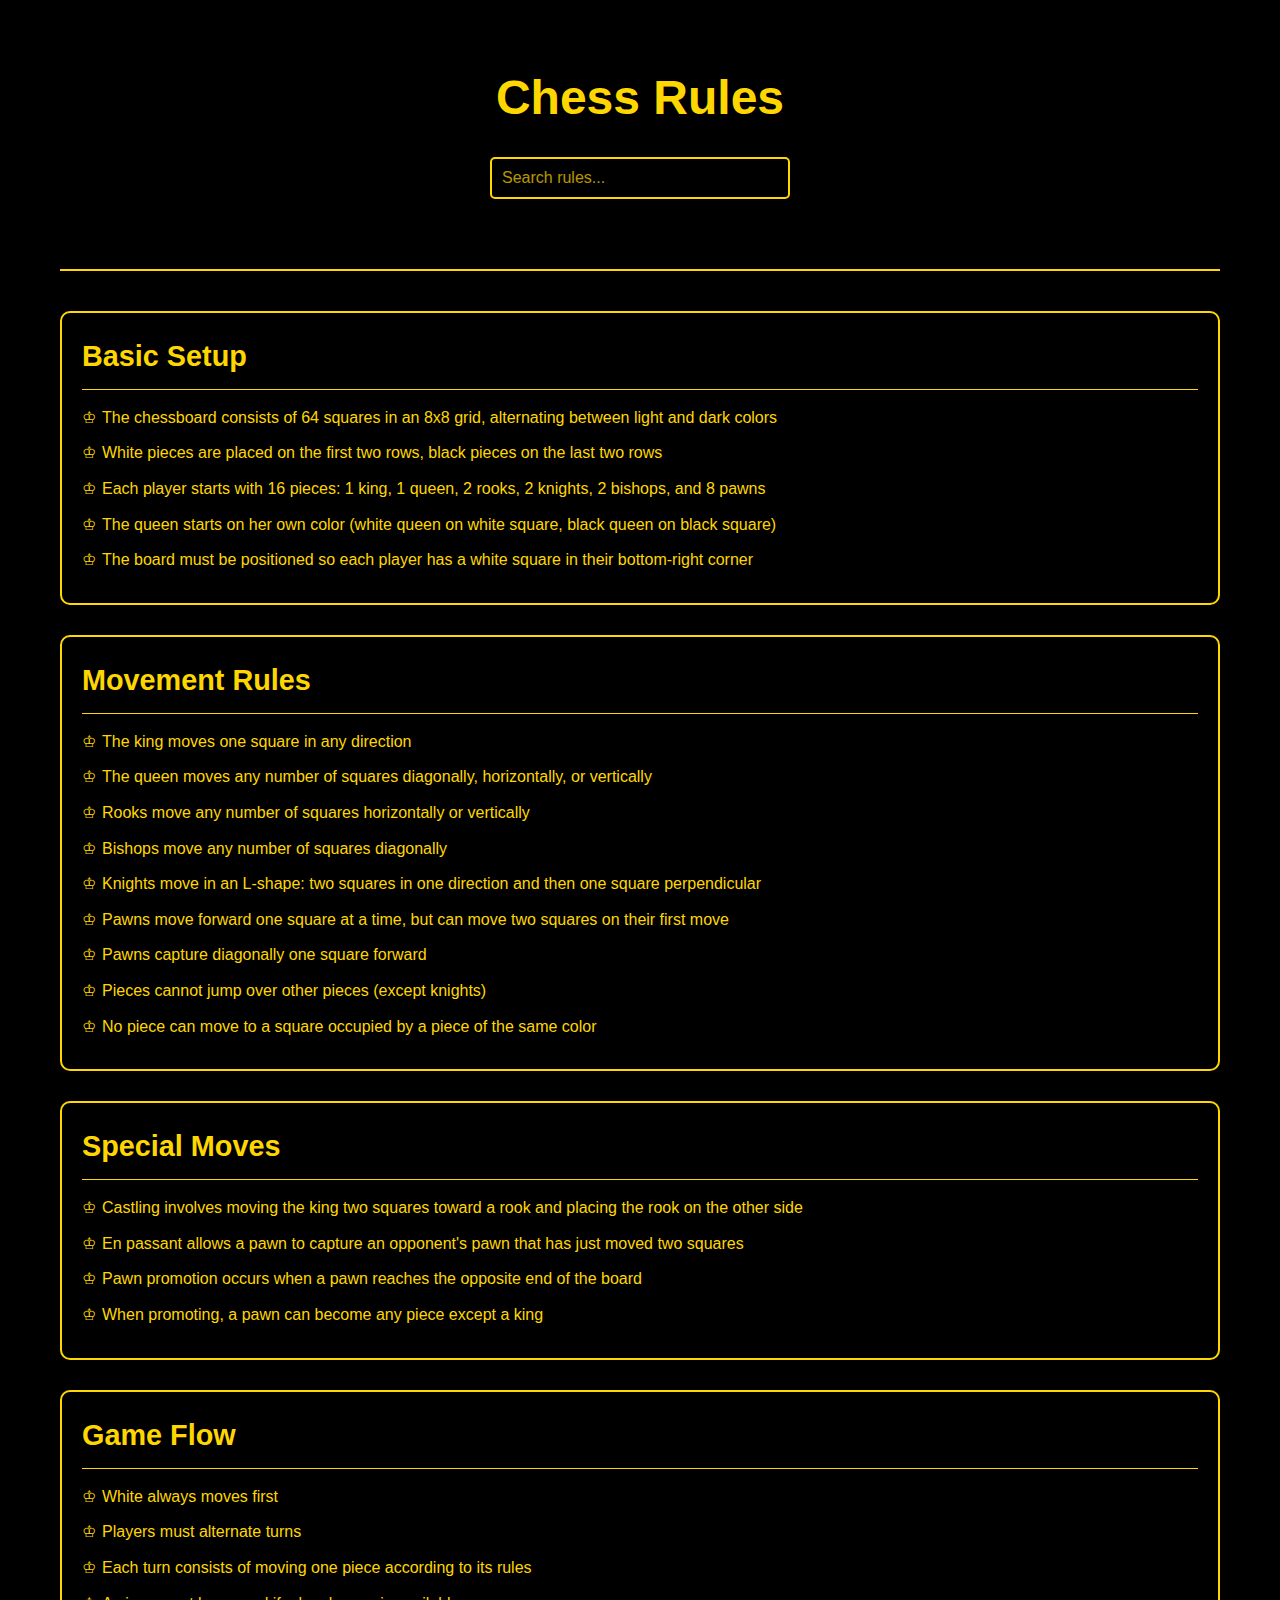
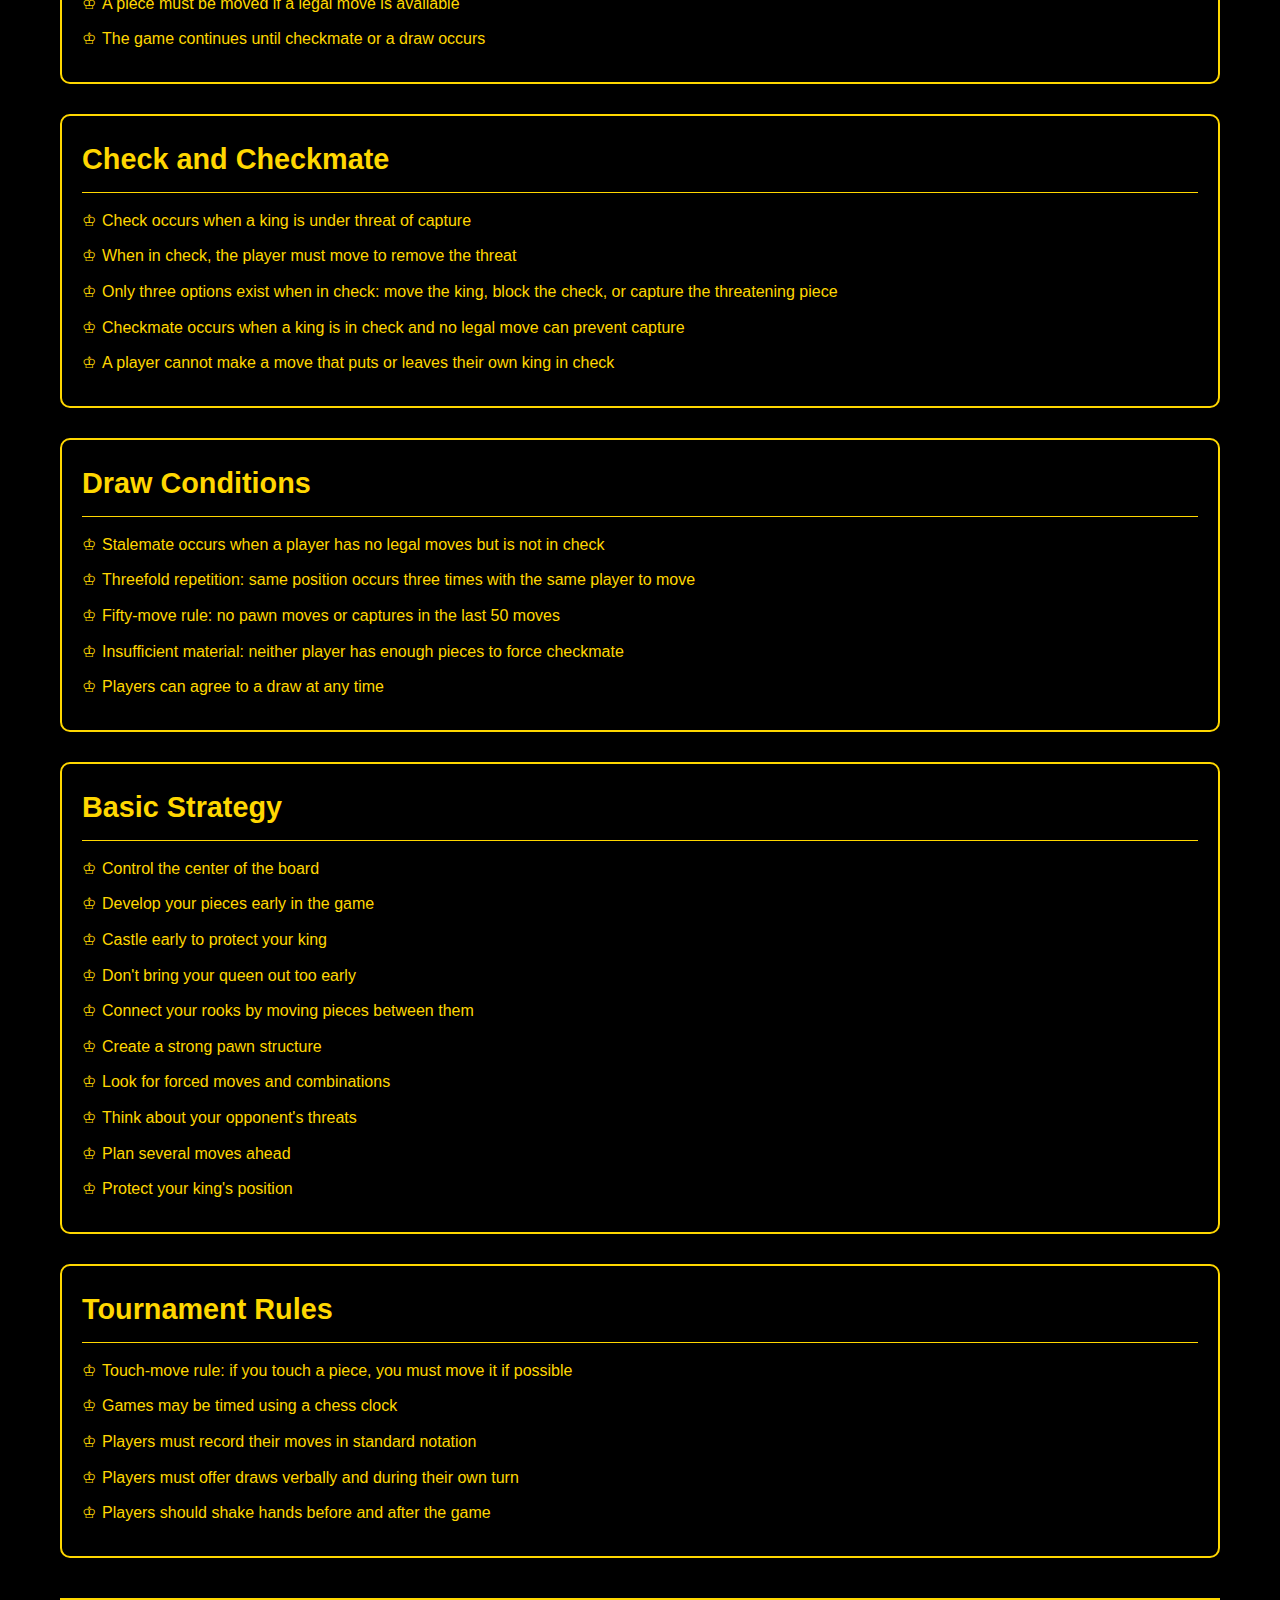
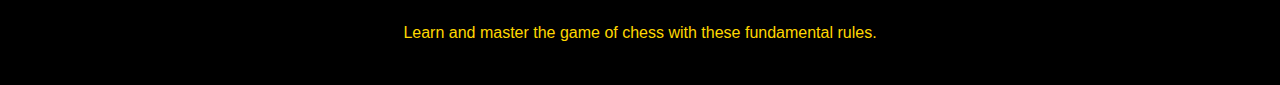
<file: rules.html>
<!DOCTYPE html>
<html lang="en">
<head>
    <meta charset="UTF-8">
    <meta name="viewport" content="width=device-width, initial-scale=1.0">
    <link rel="icon" type="image/svg+xml" href="data:image/svg+xml,%3Csvg xmlns='http://www.w3.org/2000/svg' width='64' height='64' fill='none' stroke='%23FFD700' stroke-width='2' stroke-linecap='round' stroke-linejoin='round' viewBox='0 0 24 24'%3E%3Cpath d='M2 4l3 12h14l3-12-6 7-4-7-4 7-6-7zm3 16h14'/%3E%3C/svg%3E">
    <title>ChessMaster</title>
    <style>
        * {
            margin: 0;
            padding: 0;
            box-sizing: border-box;
            font-family: 'Arial', sans-serif;
        }

        body {
            background-color: black;
            color: #FFD700;
            line-height: 1.6;
        }

        .container {
            max-width: 1200px;
            margin: 0 auto;
            padding: 20px;
        }

        header {
            text-align: center;
            padding: 40px 0;
            border-bottom: 2px solid #FFD700;
            margin-bottom: 40px;
        }

        h1 {
            font-size: 3em;
            margin-bottom: 20px;
        }

        .search-container {
            margin-bottom: 30px;
            text-align: center;
        }

        #searchInput {
            width: 300px;
            padding: 10px;
            font-size: 16px;
            border: 2px solid #FFD700;
            background: black;
            color: #FFD700;
            border-radius: 5px;
        }

        #searchInput::placeholder {
            color: #FFD700;
            opacity: 0.7;
        }

        .category {
            border: 2px solid #FFD700;
            margin-bottom: 30px;
            padding: 20px;
            border-radius: 10px;
            transition: transform 0.3s ease;
        }

        .category:hover {
            transform: translateY(-5px);
            box-shadow: 0 5px 15px rgba(255, 215, 0, 0.3);
        }

        h2 {
            color: #FFD700;
            margin-bottom: 15px;
            font-size: 1.8em;
            border-bottom: 1px solid #FFD700;
            padding-bottom: 10px;
        }

        ul {
            list-style: none;
        }

        li {
            margin-bottom: 10px;
            padding-left: 20px;
            position: relative;
        }

        li:before {
            content: "♔";
            position: absolute;
            left: 0;
            color: #FFD700;
        }

        footer {
            text-align: center;
            padding: 20px;
            border-top: 2px solid #FFD700;
            margin-top: 40px;
        }

        @media (max-width: 768px) {
            .container {
                padding: 10px;
            }
            
            #searchInput {
                width: 90%;
            }
            
            .category {
                margin-bottom: 20px;
            }
        }
    </style>
</head>
<body>
    <div class="container">
        <header>
            <h1>Chess Rules</h1>
            <div class="search-container">
                <input type="text" id="searchInput" placeholder="Search rules..." onkeyup="searchRules()">
            </div>
        </header>

        <div id="rulesContainer">
            <div class="category">
                <h2>Basic Setup</h2>
                <ul>
                    <li>The chessboard consists of 64 squares in an 8x8 grid, alternating between light and dark colors</li>
                    <li>White pieces are placed on the first two rows, black pieces on the last two rows</li>
                    <li>Each player starts with 16 pieces: 1 king, 1 queen, 2 rooks, 2 knights, 2 bishops, and 8 pawns</li>
                    <li>The queen starts on her own color (white queen on white square, black queen on black square)</li>
                    <li>The board must be positioned so each player has a white square in their bottom-right corner</li>
                </ul>
            </div>

            <div class="category">
                <h2>Movement Rules</h2>
                <ul>
                    <li>The king moves one square in any direction</li>
                    <li>The queen moves any number of squares diagonally, horizontally, or vertically</li>
                    <li>Rooks move any number of squares horizontally or vertically</li>
                    <li>Bishops move any number of squares diagonally</li>
                    <li>Knights move in an L-shape: two squares in one direction and then one square perpendicular</li>
                    <li>Pawns move forward one square at a time, but can move two squares on their first move</li>
                    <li>Pawns capture diagonally one square forward</li>
                    <li>Pieces cannot jump over other pieces (except knights)</li>
                    <li>No piece can move to a square occupied by a piece of the same color</li>
                </ul>
            </div>

            <div class="category">
                <h2>Special Moves</h2>
                <ul>
                    <li>Castling involves moving the king two squares toward a rook and placing the rook on the other side</li>
                    <li>En passant allows a pawn to capture an opponent's pawn that has just moved two squares</li>
                    <li>Pawn promotion occurs when a pawn reaches the opposite end of the board</li>
                    <li>When promoting, a pawn can become any piece except a king</li>
                </ul>
            </div>

            <div class="category">
                <h2>Game Flow</h2>
                <ul>
                    <li>White always moves first</li>
                    <li>Players must alternate turns</li>
                    <li>Each turn consists of moving one piece according to its rules</li>
                    <li>A piece must be moved if a legal move is available</li>
                    <li>The game continues until checkmate or a draw occurs</li>
                </ul>
            </div>

            <div class="category">
                <h2>Check and Checkmate</h2>
                <ul>
                    <li>Check occurs when a king is under threat of capture</li>
                    <li>When in check, the player must move to remove the threat</li>
                    <li>Only three options exist when in check: move the king, block the check, or capture the threatening piece</li>
                    <li>Checkmate occurs when a king is in check and no legal move can prevent capture</li>
                    <li>A player cannot make a move that puts or leaves their own king in check</li>
                </ul>
            </div>

            <div class="category">
                <h2>Draw Conditions</h2>
                <ul>
                    <li>Stalemate occurs when a player has no legal moves but is not in check</li>
                    <li>Threefold repetition: same position occurs three times with the same player to move</li>
                    <li>Fifty-move rule: no pawn moves or captures in the last 50 moves</li>
                    <li>Insufficient material: neither player has enough pieces to force checkmate</li>
                    <li>Players can agree to a draw at any time</li>
                </ul>
            </div>

            <div class="category">
                <h2>Basic Strategy</h2>
                <ul>
                    <li>Control the center of the board</li>
                    <li>Develop your pieces early in the game</li>
                    <li>Castle early to protect your king</li>
                    <li>Don't bring your queen out too early</li>
                    <li>Connect your rooks by moving pieces between them</li>
                    <li>Create a strong pawn structure</li>
                    <li>Look for forced moves and combinations</li>
                    <li>Think about your opponent's threats</li>
                    <li>Plan several moves ahead</li>
                    <li>Protect your king's position</li>
                </ul>
            </div>

            <div class="category">
                <h2>Tournament Rules</h2>
                <ul>
                    <li>Touch-move rule: if you touch a piece, you must move it if possible</li>
                    <li>Games may be timed using a chess clock</li>
                    <li>Players must record their moves in standard notation</li>
                    <li>Players must offer draws verbally and during their own turn</li>
                    <li>Players should shake hands before and after the game</li>
                </ul>
            </div>
        </div>

        <footer>
            <p>Learn and master the game of chess with these fundamental rules.</p>
        </footer>
    </div>

    <script>
        function searchRules() {
            const input = document.getElementById('searchInput');
            const filter = input.value.toLowerCase();
            const categories = document.getElementsByClassName('category');

            for (let category of categories) {
                const text = category.textContent.toLowerCase();
                category.style.display = text.includes(filter) ? '' : 'none';
            }
        }
    </script>
</body>
</html>
</file>
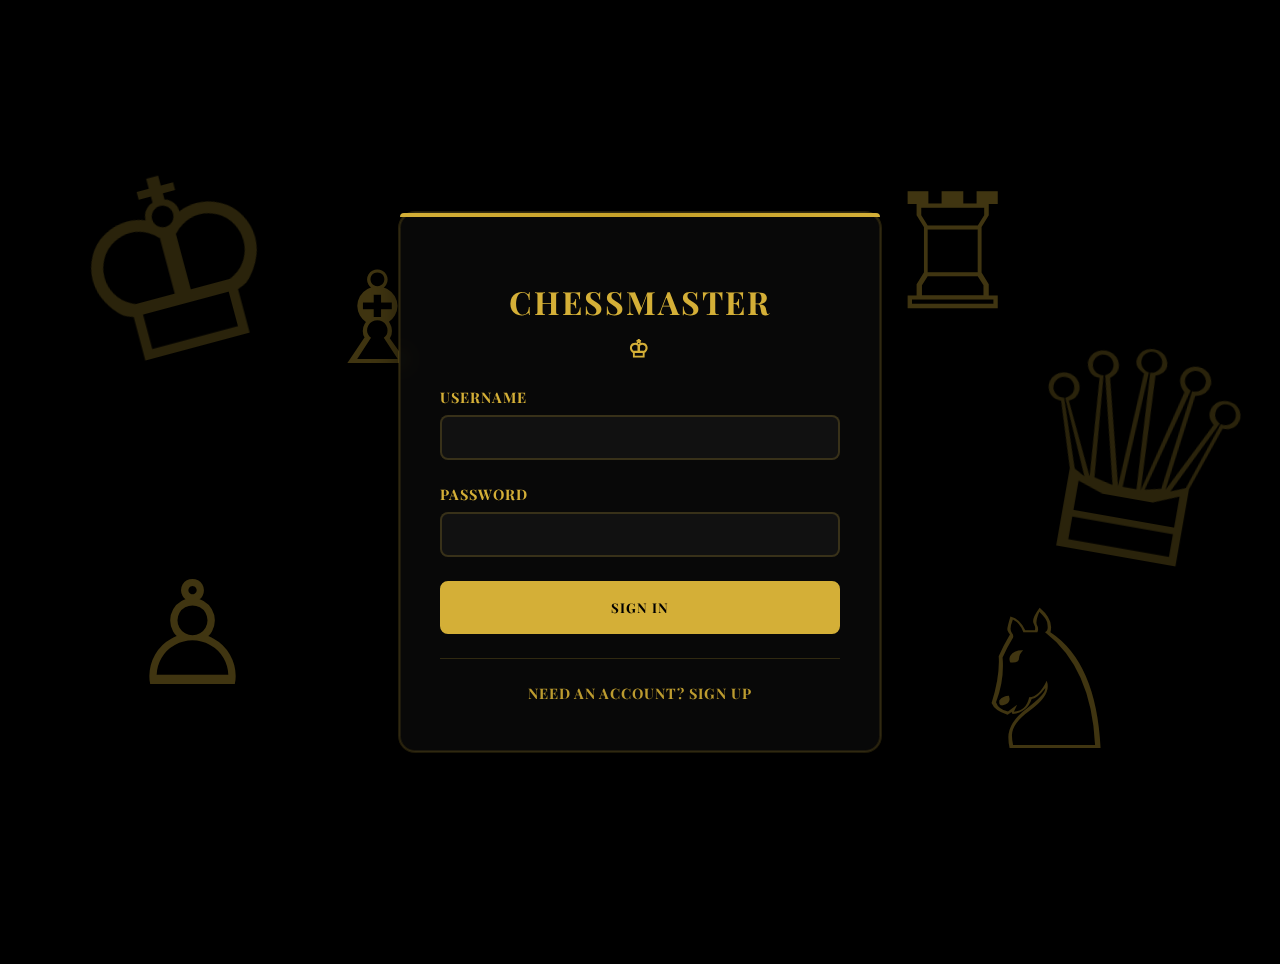
<file: signin.html>
<!DOCTYPE html>
<html lang="en">
<head>
    <meta charset="UTF-8">
    <meta name="viewport" content="width=device-width, initial-scale=1.0">
    <title>ChessMaster</title>
    <link rel="stylesheet" href="https://fonts.googleapis.com/css2?family=Playfair+Display:wght@400;700&display=swap">
    <link rel="stylesheet" href="signin.css">
    <link rel="icon" type="image/svg+xml" href="data:image/svg+xml,%3Csvg xmlns='http://www.w3.org/2000/svg' width='64' height='64' fill='none' stroke='%23FFD700' stroke-width='2' stroke-linecap='round' stroke-linejoin='round' viewBox='0 0 24 24'%3E%3Cpath d='M2 4l3 12h14l3-12-6 7-4-7-4 7-6-7zm3 16h14'/%3E%3C/svg%3E">
</head>
<body>
    <div class="chess-piece" style="top: 25%; left: 25%; font-size: 8rem;">♗</div>
    <div class="chess-piece" style="top: 60%; left: 75%; font-size: 12rem;">♘</div>
    <div class="chess-piece" style="top: 15%; right: 20%; font-size: 10rem;">♖</div>
    <div class="chess-piece" style="bottom: 20%; left: 10%; font-size: 9rem;">♙</div>
    
    <div class="container">
        <div id="loginForm">
            <h2>ChessMaster</h2>
            <form onsubmit="handleLogin(event)">
                <div class="form-group">
                    <label for="loginUsername">Username</label>
                    <input type="text" id="loginUsername" required>
                </div>
                <div class="form-group">
                    <label for="loginPassword">Password</label>
                    <input type="password" id="loginPassword" required>
                </div>
                <button type="submit">Sign in</button>
            </form>
            <div class="toggle-form">
                <button class="toggle-btn" onclick="toggleForm()">Need an account? Sign up</button>
            </div>
        </div>

        <div id="signupForm" style="display: none;">
            <h2>Join ChessMaster</h2>
            <form onsubmit="handleSignup(event)">
                <div class="form-group">
                    <label for="signupUsername">Username</label>
                    <input type="text" id="signupUsername" required>
                </div>
                <div class="form-group">
                    <label for="signupPassword">Password</label>
                    <input type="password" id="signupPassword" required>
                </div>
                <div class="form-group">
                    <label>Select Your Level</label>
                    <div class="rating-buttons">
                        <button type="button" class="rating-btn" onclick="selectRating(400, this)">
                            <span class="rating-icon">♟</span>
                            <span class="rating-label">Beginner</span>
                            <span class="rating-value">400</span>
                        </button>
                        <button type="button" class="rating-btn" onclick="selectRating(800, this)">
                            <span class="rating-icon">♞</span>
                            <span class="rating-label">Intermediate</span>
                            <span class="rating-value">800</span>
                        </button>
                        <button type="button" class="rating-btn" onclick="selectRating(1200, this)">
                            <span class="rating-icon">♝</span>
                            <span class="rating-label">Advanced</span>
                            <span class="rating-value">1200</span>
                        </button>
                        <button type="button" class="rating-btn" onclick="selectRating(1600, this)">
                            <span class="rating-icon">♛</span>
                            <span class="rating-label">Expert</span>
                            <span class="rating-value">1600</span>
                        </button>
                    </div>
                    <input type="hidden" id="selectedRating" name="rating" value="400">
                </div>
                <button type="submit">Sign up</button>
            </form>
            <div class="toggle-form">
                <button class="toggle-btn" onclick="toggleForm()">Already have an account? Sign in</button>
            </div>
        </div>
    </div>

    <div class="notifications-container" id="notificationsContainer"></div>
    <script src="signin.js"></script>
</body>
</html>
</file>
<file: signin.css>
body {
    font-family: 'Playfair Display', serif;
    background-color: black;
    margin: 0;
    display: flex;
    justify-content: center;
    align-items: center;
    min-height: 100vh;
    padding: 2rem 1rem;
    color: #e0e0e0;
    position: relative;
    overflow-y: auto;
    overflow-x: hidden;
}
body::before {
    content: '♔';
    position: fixed;
    top: 10%;
    left: 5%;
    font-size: 15rem;
    color: rgba(212, 175, 55, 0.2);
    transform: rotate(-15deg);
    z-index: -1;
}
body::after {
    content: '♕';
    position: fixed;
    bottom: 30%;
    right: 1%;
    font-size: 18rem;
    color: rgba(212, 175, 55, 0.2);
    transform: rotate(10deg);
    z-index: -1;
}
button[type="submit"] {
    width: 100%;
    padding: 1rem;
    background: #d4af37;
    color: black;
    border: 2px solid #d4af37;
    border-radius: 0.5rem;
    cursor: pointer;
    font-weight: 700;
    font-family: 'Playfair Display', serif;
    text-transform: uppercase;
    letter-spacing: 1px;
    transition: all 0.3s ease;
    position: relative;
    overflow: hidden;
}
button[type="submit"]:hover {
    background: black;
    color: #d4af37;
    border-color: #d4af37;
    /* transform: translateY(-2px); */
    box-shadow: 0 5px 15px rgba(212, 175, 55, 0.3);
}
button[type="submit"]::after {
    content: '';
    position: absolute;
    top: -50%;
    left: -50%;
    width: 200%;
    height: 200%;
    /* background: radial-gradient(circle, rgba(255,255,255,0.2) 0%, transparent 60%); */
    /* transform: scale(0); */
    /* transition: transform 0.5s ease-out; */
}
button[type="submit"]:hover::after {
    /* transform: scale(1); */
}
.chess-piece {
    position: fixed;
    color: rgba(212, 175, 55, 0.3);
    animation: float 6s infinite;
    z-index: 1;
    transition: color 0.3s ease, transform 0.3s ease;
    cursor: pointer;
}
.chess-piece:hover {
    color: rgba(212, 175, 55, 0.6);
    transform: scale(1.1) translateY(-10px);
}
@keyframes float {
    0%, 100% {
        transform: translateY(0) rotate(0);
    }
    50% {
        transform: translateY(-20px) rotate(0deg);
    }
}
.container {
    background: rgba(20, 20, 20, 0.4);
    padding: 2.5rem;
    border-radius: 1rem;
    box-shadow: 
        0 8px 32px rgba(0, 0, 0, 0.5),
        inset 0 0 0 1px rgba(212, 175, 55, 0.1),
        0 0 0 1px rgba(212, 175, 55, 0.2);
    width: 100%;
    max-width: 400px;
    position: relative;
    border: 1px solid rgba(212, 175, 55, 0.2);
    backdrop-filter: blur(12px);
    margin: 2rem auto;
    z-index: 2;
}
.container::before {
    content: '';
    position: absolute;
    top: 0;
    left: 0;
    right: 0;
    height: 4px;
    background: linear-gradient(90deg, #d4af37, #c5a028, #d4af37);
    border-radius: 1rem 1rem 0 0;
}
h2 {
    text-align: center;
    color: #d4af37;
    margin-bottom: 1.5rem;
    font-size: 2rem;
    text-transform: uppercase;
    letter-spacing: 2px;
    position: relative;
}
h2::after {
    content: '♔';
    display: block;
    font-size: 1.5rem;
    margin-top: 0.5rem;
    color: #d4af37;
}
.form-group {
    margin-bottom: 1.5rem;
    position: relative;
}
label {
    display: block;
    margin-bottom: 0.5rem;
    color: #d4af37;
    font-weight: bold;
    font-size: 0.9rem;
    text-transform: uppercase;
    letter-spacing: 1px;
}
input {
    width: 100%;
    padding: 0.75rem;
    border: 2px solid rgba(212, 175, 55, 0.2);
    border-radius: 0.5rem;
    box-sizing: border-box;
    font-family: 'Playfair Display', serif;
    transition: all 0.3s ease;
    background: rgba(26, 26, 26, 0.4);
    color: #e0e0e0;
    backdrop-filter: blur(4px);
}
input:focus {
    outline: none;
    border-color: #d4af37;
    box-shadow: 0 0 10px rgba(212, 175, 55, 0.2);
}
button {
    width: 100%;
    padding: 1rem;
    background: linear-gradient(135deg, #d4af37, #c5a028);
    color: #121212;
    border: none;
    border-radius: 0.5rem;
    cursor: pointer;
    font-weight: 700;
    font-family: 'Playfair Display', serif;
    text-transform: uppercase;
    letter-spacing: 1px;
    transition: all 0.3s ease;
    position: relative;
    overflow: hidden;
}
button:hover {
    transform: translateY(-2px);
    box-shadow: 0 5px 15px rgba(212, 175, 55, 0.3);
    background: linear-gradient(135deg, #c5a028, #d4af37);
}
button::after {
    content: '';
    position: absolute;
    top: -50%;
    left: -50%;
    width: 200%;
    height: 200%;
    background: radial-gradient(circle, rgba(255,255,255,0.2) 0%, transparent 60%);
    transform: scale(0);
    transition: transform 0.5s ease-out;
}
button:hover::after {
    transform: scale(1);
}
.toggle-form {
    text-align: center;
    margin-top: 1.5rem;
    padding-top: 1rem;
    border-top: 1px solid rgba(212, 175, 55, 0.2);
}
.toggle-btn {
    background: none;
    border: none;
    color: #bc9b2f;
    cursor: pointer;
    padding: 0.5rem 1rem;
    font-size: 0.9rem;
    font-family: 'Playfair Display', serif;
    transition: all 0.3s ease;
    position: relative;
}
.toggle-btn::after {
    content: '';
    position: absolute;
    width: 0;
    height: 2px;
    bottom: 0;
    left: 50%;
    background: #d4af37;
    transition: all 0.3s ease;
}
.toggle-btn:hover {
    color: #000000;
    transform: translateY(-1px);
}
.toggle-btn:hover::after {
    width: 80%;
    left: 10%;
}
.notifications-container {
    position: fixed;
    bottom: 20px;
    right: 20px;
    display: flex;
    flex-direction: column;
    gap: 10px;
    z-index: 1000;
}
.message {
    padding: 1rem 1.5rem;
    border-radius: 0.5rem;
    font-size: 0.9rem;
    max-width: 300px;
    animation: slideIn 0.3s ease-out;
    box-shadow: 0 4px 12px rgba(0, 0, 0, 0.15);
    position: relative;
    overflow: hidden;
    backdrop-filter: blur(8px);
}
@keyframes slideIn {
    from {
        transform: translateX(100%);
        opacity: 0;
    }
    to {
        transform: translateX(0);
        opacity: 1;
    }
}
.success {
    background-color: rgba(46, 125, 50, 0.85);
    color: #ffffff;
    border-left: 4px solid #d4af37;
}
.error {
    background-color: rgba(198, 40, 40, 0.85);
    color: #ffffff;
    border-left: 4px solid #d4af37;
}
.message::after {
    content: '';
    position: absolute;
    top: 0;
    left: 0;
    width: 100%;
    height: 100%;
    background: linear-gradient(
        to right,
        rgba(255,255,255,0.1),
        transparent
    );
    transform: skewX(-20deg) translateX(-100%);
    transition: transform 0.5s ease;
}
.message:hover::after {
    transform: skewX(-20deg) translateX(100%);
}
.rating-buttons {
    display: grid;
    grid-template-columns: repeat(2, 1fr);
    gap: 1rem;
    margin-bottom: 1.5rem;
}
.rating-btn {
    padding: 0.75rem;
    background: rgba(26, 26, 26, 0.6);
    border: 1px solid rgba(212, 175, 55, 0.3);
    border-radius: 0.5rem;
    cursor: pointer;
    color: #d4af37;
    font-family: 'Playfair Display', serif;
    transition: all 0.3s ease;
    display: flex;
    flex-direction: column;
    align-items: center;
    gap: 0.5rem;
}
.rating-btn.selected {
    background: rgba(212, 175, 55, 0.2);
    border-color: #d4af37;
    box-shadow: 0 0 10px rgba(212, 175, 55, 0.2);
}
.rating-btn:hover {
    transform: translateY(-2px);
    border-color: #d4af37;
    background: rgba(212, 175, 55, 0.1);
}
.rating-icon {
    font-size: 1.5rem;
    margin-bottom: 0.25rem;
}
.rating-label {
    font-size: 0.8rem;
    text-transform: uppercase;
    letter-spacing: 1px;
}
.rating-value {
    font-size: 0.9rem;
    color: #a3a3a3;
}
</file>
